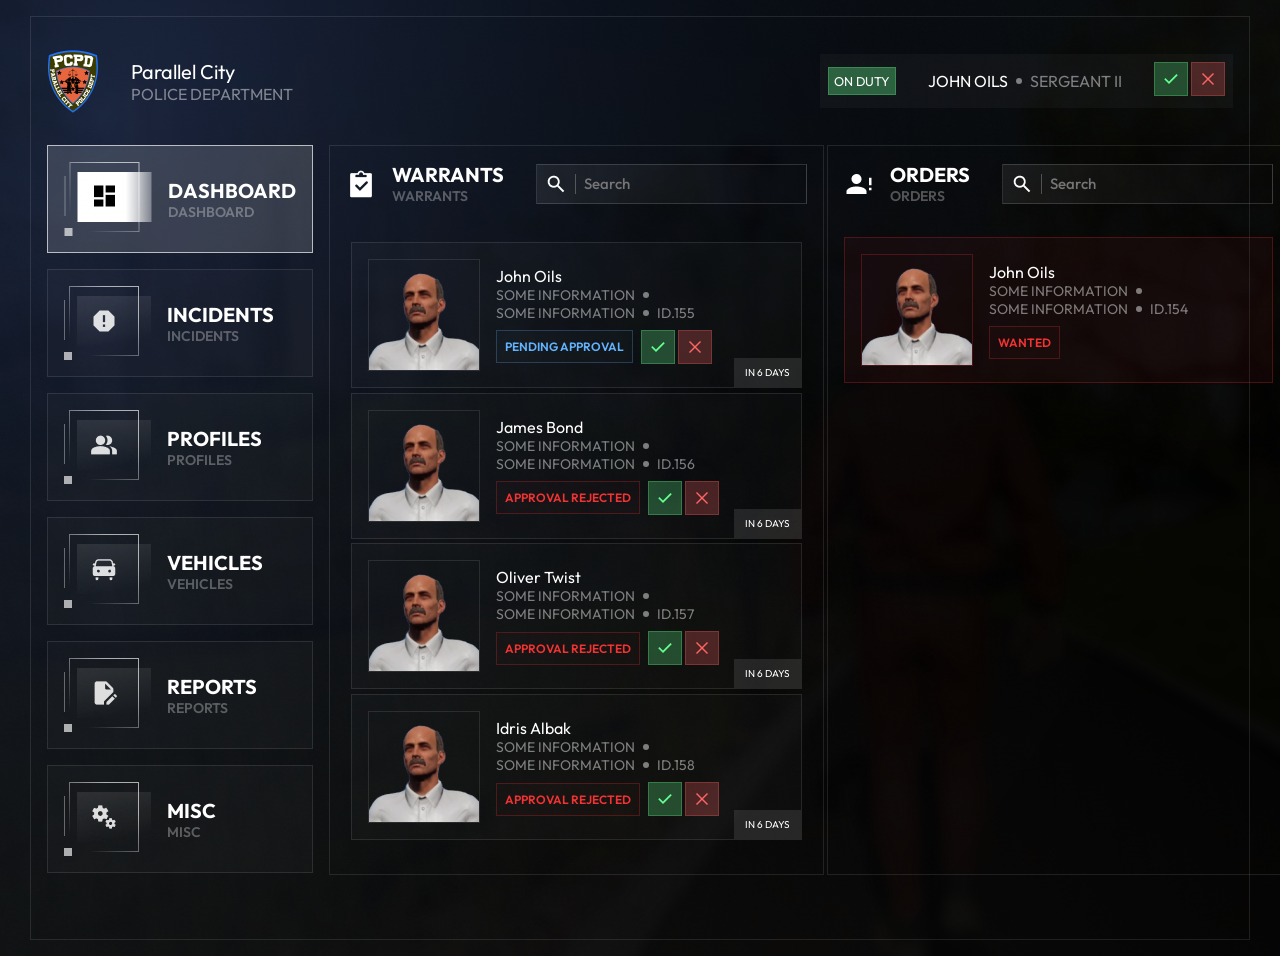
<file: index.html>
<html lang="en">
<head>
    <meta charset="UTF-8">
    <meta http-equiv="X-UA-Compatible" content="IE=edge">
    <meta name="viewport" content="width=device-width, initial-scale=1.0">
    <link rel="preconnect" href="https://fonts.googleapis.com">
    <link rel="preconnect" href="https://fonts.gstatic.com" crossorigin>
    <link rel="icon" type="image/png" href="images/pcpd-logo.png"/>
    <link href="https://fonts.googleapis.com/css2?family=Outfit:wght@400;600;700&display=swap" rel="stylesheet">
    <link rel="stylesheet" href="style.css">
    <title>PCPD</title>
</head>
<body>
    <section class="container">
        <header>
            <section class="logo-container">
                <img src="images/pcpd-logo.png" alt="logo">
                <div class="logo-text"> 
                    <p>Parallel City <br> <span class="grey">POLICE DEPARTMENT</span></p>     
                </div>
            </section>

            <section class="duty-container">
                <p class="duty">ON DUTY</p>
                <div class="duty-name"> JOHN OILS <p class="dot"></p> <span class="grey">SERGEANT II</span>  </div>
                <div>
                    <img src="images/checkmark.png" alt="checkmark" class="pointer">
                    <img src="images/cancel.png" alt="close" class="pointer">
                </div>
            </section>
        </header>
        
        <div class="main-container">
            <aside>
                <div class="side-menu dashboard">
                    <img src="/images/dashboard.png" alt="dashboard">
                    <p class="bold">DASHBOARD <br> <span class="small">DASHBOARD</span> </p>
                </div>
                <div class="side-menu">
                    <img src="/images/incidents.png" alt="dashboard">
                    <p class="bold">INCIDENTS <br> <span class="small">INCIDENTS</span> </p>
                </div>
                <div class="side-menu">
                    <img src="/images/profiles.png" alt="dashboard">
                    <p class="bold">PROFILES <br> <span class="small">PROFILES</span> </p>
                </div>
                <div class="side-menu">
                    <img src="/images/vehicles.png" alt="dashboard">
                    <p class="bold">VEHICLES <br> <span class="small">VEHICLES</span> </p>
                </div>
                <div class="side-menu">
                    <img src="/images/reports.png" alt="dashboard">
                    <p class="bold">REPORTS <br> <span class="small">REPORTS</span> </p>
                </div>
                <div class="side-menu">
                    <img src="/images/misc.png" alt="dashboard">
                    <p class="bold">MISC <br> <span class="small">MISC</span> </p>
                </div>
            </aside>

            <main>
                <section class="warrants-container">
                    <div class="header">
                        <section class="header-text">
                            <img src="images/tasks-solid-warrants.png" alt="warrants icon">
                            <div > 
                                <p class="bold">WARRANTS <br> <span class="small">WARRANTS</span></p>     
                            </div>
                        </section>
            
                        <section class="search-input">
                            <img src="/images/search-icon.png" alt="search">
                            <input type="search" name="search" id="search" placeholder="Search">
                        </section>
                    </div>

                    <section class="warrants">
                        <!-- FUNCTION IN JS HANDLES CONTENT -->
                    </section>
    
                </section>
    
                <section class="order-container">
                    <div class="header">
                        <section class="header-text">
                            <img src="images/account-warning-orders.png" alt="order icon">
                            <div > 
                                <p class="bold">ORDERS <br> <span class="small">ORDERS</span></p>     
                            </div>
                        </section>
            
                        <section class="search-input">
                            <img src="/images/search-icon.png" alt="search">
                            <input type="search" name="search" id="search" placeholder="Search">
                        </section>
                    </div>
    
                    <section class="orders">
                        <!-- FUNCTION IN JS HANDLES CONTENT -->
                    </section>
                </section>
            </main>

        </div>
    </section>

    <script src="app.js"></script>
</body>
</html>
</file>
<file: style.css>
*{
    padding: 0;
    margin: 0;
}
body{
    background: url(/images/blurred-bg-image.png), radial-gradient(56.61% 137.86% at 6.3% 11.85%, rgba(32, 94, 255, 0.15) 0%, rgba(0, 0, 0, 0) 100%) /* warning: gradient uses a rotation that is not supported by CSS and may not behave as expected */, radial-gradient(56.61% 137.86% at 6.3% 11.85%, rgba(255, 255, 255, 0.08) 0%, rgba(0, 0, 0, 0) 100%) /* warning: gradient uses a rotation that is not supported by CSS and may not behave as expected */, radial-gradient(57.55% 87.41% at 92.24% -16.34%, rgba(255, 255, 255, 0.05) 0%, rgba(255, 255, 255, 0) 100%) /* warning: gradient uses a rotation that is not supported by CSS and may not behave as expected */, radial-gradient(88.47% 88.47% at 12.32% 122.55%, rgba(255, 255, 255, 0.05) 0%, rgba(255, 255, 255, 0) 100%) /* warning: gradient uses a rotation that is not supported by CSS and may not behave as expected */, rgba(0, 0, 0, 0.95);
    color: #FFFFFF;
    padding: 1rem;
    font-family: 'Outfit', sans-serif;
    background-repeat: no-repeat;
    background-size: cover;
}
/* GENERAL STYLES */
.grey{
    color: rgba(255, 255, 255, 0.46);
}
.pointer{
    cursor: pointer;
}
.small{
    color: rgba(255, 255, 255, 0.3);
    font-size: 14px;
    font-weight: 600;
}
.bold{
    font-weight: 700;
    font-size: 20px;
}
.dot{
    width: 6px;
    height: 6px;
    border-radius: 50%;
    background-color: rgba(255, 255, 255, 0.46);
    margin: 0 0.5rem;
}
.container{
    padding: 2rem 1rem;
    border: 1px solid rgba(255, 255, 255, 0.1);
}
header{
    display: flex;
    justify-content: space-between;
    align-items: center;
}
/* logo container styling */
.logo-text{
    font-size: 20px;
}
.logo-text span{
    font-size: 0.8em;
}
.logo-container{
    display: flex;
    gap: 2rem;
    align-items: center;
}

.duty-container{
    display: flex;
    align-items: center;
    gap: 2rem;
    padding: 0.5rem;
    background: rgba(255, 255, 255, 0.03);
    height: max-content;
}
.duty{
    background: linear-gradient(0deg, rgba(101, 255, 144, 0.25), rgba(101, 255, 144, 0.25)),
                linear-gradient(0deg, rgba(101, 255, 144, 0.1), rgba(101, 255, 144, 0.1));
    border: 1px solid rgba(101, 255, 144, 0.25);
    padding: 5px;
    font-size: 0.8em;
}
.duty-name{
    display: flex;
    align-items: center;
}
.main-container{
    display: flex;
    gap: 1rem;
    margin: 2rem 0;
}
main{
    display: grid;
    grid-template-columns: 1fr 1fr;
    gap: 0.2rem;
    flex: 1;
}
aside{
    display: flex;
    flex-direction: column;
    gap: 1rem;
}
.side-menu{
    display: flex;
    gap: 1rem;
    align-items: center;
    padding: 1rem;
    background: rgba(255, 255, 255, 0.02);
    border: 1px solid rgba(255, 255, 255, 0.1);
    cursor: pointer;
    transition: all 1s ease;
    /* border-image-source: linear-gradient(338.21deg, rgba(255, 255, 255, 0.15) 0%, rgba(255, 255, 255, 0) 72.22%); */
}
.side-menu:hover{
    transform: scale(0.9);
}
.dashboard{
    background: rgba(255, 255, 255, 0.15);
    border: 1px solid rgba(255, 255, 255, 0.65);
}

.warrants-container, .order-container{
    border: 1px solid rgba(255, 255, 255, 0.1);
    padding: 1rem 1rem 0 1rem;
}
.header{
    display: flex;
    justify-content: space-between;
    align-items: center;
    gap: 2rem;
}
.header-text{
    display: flex;
    gap: 1rem;
    align-items: center;
}
.search-input{
    background: linear-gradient(90deg, rgba(255, 255, 255, 0.07) 0%, rgba(255, 255, 255, 0) 100%);
    border: 1px solid rgba(255, 255, 255, 0.15);
    display: flex;
    align-items: center;
    padding: 0.5rem;
    width: max-content;
}
.search-input input{
    background: transparent;
    border: none;
    max-width: 300px;
    font-family: 'Outfit', sans-serif;
    font-size: 15px;
    color: rgba(255, 255, 255, 0.65);
    line-height: 20px;
    font-weight: 500;
    border-left: 1px solid  rgba(255, 255, 255, 0.25);
    padding-left: 0.5rem;
    margin-left: 0.5rem;
}
.search-input input:focus{
    outline: none;
}
.orders, .warrants{
    margin: 2rem 0;
}
.order{
    padding: 1rem;
    border: 1px solid rgba(241, 51, 51, 0.25);
    display: flex;
    align-items: center;
    gap: 1rem;
    background: rgba(241, 51, 51, 0.05);
    margin: 0.3rem 0;
}
.warrants{
    height: 605px;
    overflow-y: scroll;
}
.warrant{
    padding: 1rem;
    background: rgba(255, 255, 255, 0.02);
    border: 1px solid rgba(255, 255, 255, 0.1);
    display: flex;
    align-items: center;
    gap: 1rem;
    position: relative;
    margin: 0.3rem;
}
.warrant-image{
    border: 1px solid rgba(255, 255, 255, 0.1);
}
.days-left{
    position: absolute;
    right: 0;
    bottom: 0;
    padding: 0.5rem 0.7rem;
    background: rgba(255, 255, 255, 0.1);
    font-size: 10px;
}
.order-image{
    border: 1px solid rgba(241, 51, 51, 0.25);
}
.information{
    font-size: 14px;
    color: rgba(255, 255, 255, 0.46);
    display: flex;
    align-items: center;
    flex-wrap: wrap;
    margin-bottom: 0.5rem;
    text-transform: uppercase;
}
.status-div{
    display: flex;
    align-items: center;
}
.status-div .pointer:hover{
    transform: scale(1.1);
}
.mr{
    margin-right: 0.2rem;
}
.red{
    color: #F13333;
    border:  1px solid rgba(241, 51, 51, 0.25);
    background: rgba(241, 51, 51, 0.02);
    padding: 0.5rem;
    font-family: 'Outfit', sans-serif;
    font-size: 12px;
    font-weight: 600;
    margin-right: 0.5rem;
    text-transform: uppercase;
}
.blue{
    color: #63B4FF;
    background: rgba(99, 180, 255, 0.02);
    border: 1px solid rgba(99, 180, 255, 0.25);
    padding: 0.5rem;
    font-family: 'Outfit', sans-serif;
    font-size: 12px;
    font-weight: 600;
    margin-right: 0.5rem;
    text-transform: uppercase;
}

::-webkit-scrollbar {
    width: 5px;
}
::-webkit-scrollbar-track {
    box-shadow: inset 0 0 5px grey;
    border-radius: 10px;
}
::-webkit-scrollbar-thumb {
    background: #FFFFFF;
    border-radius: 5px;
}

@media screen and (min-width:1200px) {
    .container{
        width: 95%;
        margin: auto;
    }
    body{
        display: flex;
        align-items: center;
    }
}
@media screen and (min-width:1400px) {
    .container{
        width: 90%;
        margin: auto;
    }
}
@media screen and (min-width:1600px) {
    .container{
        width: 85%;
        margin: auto;
    }
}
@media screen and (min-width:1800px) {
    .container{
        width: 80%;
        margin: auto;
    }
}
</file>
